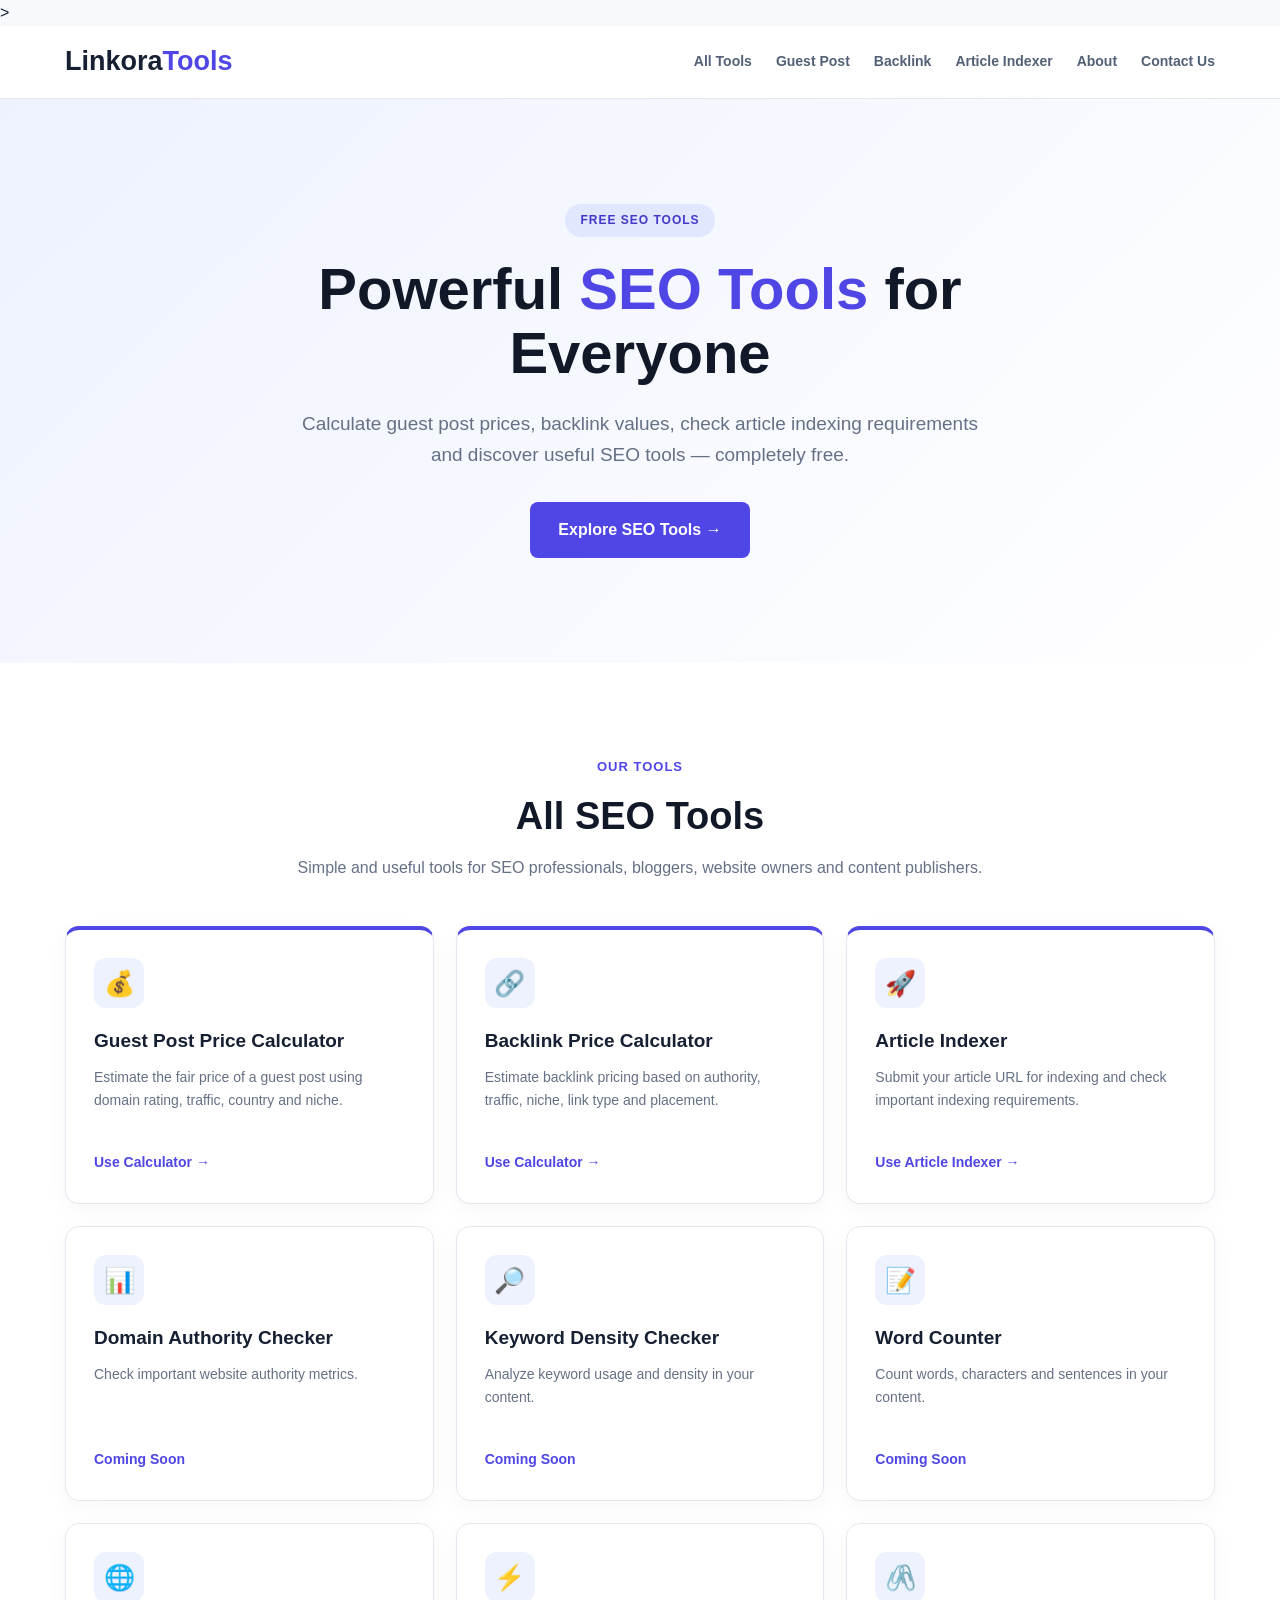
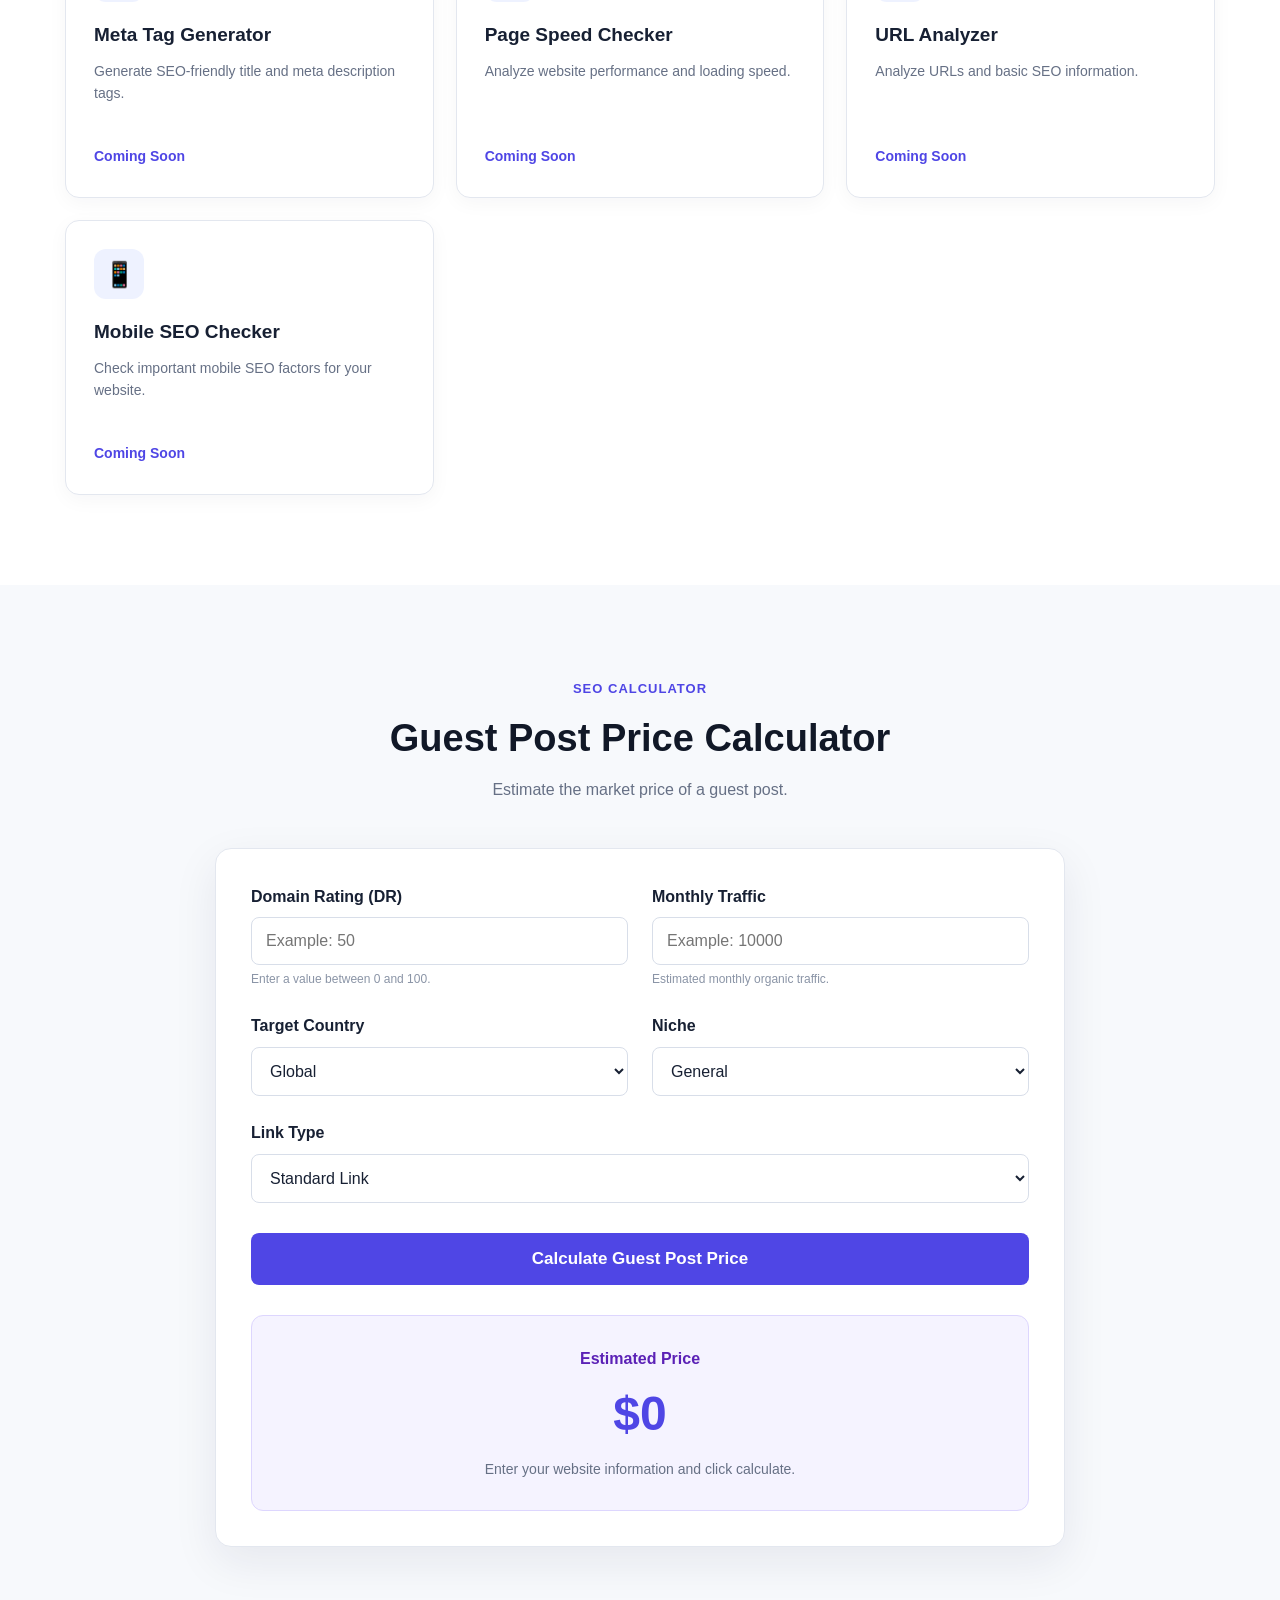
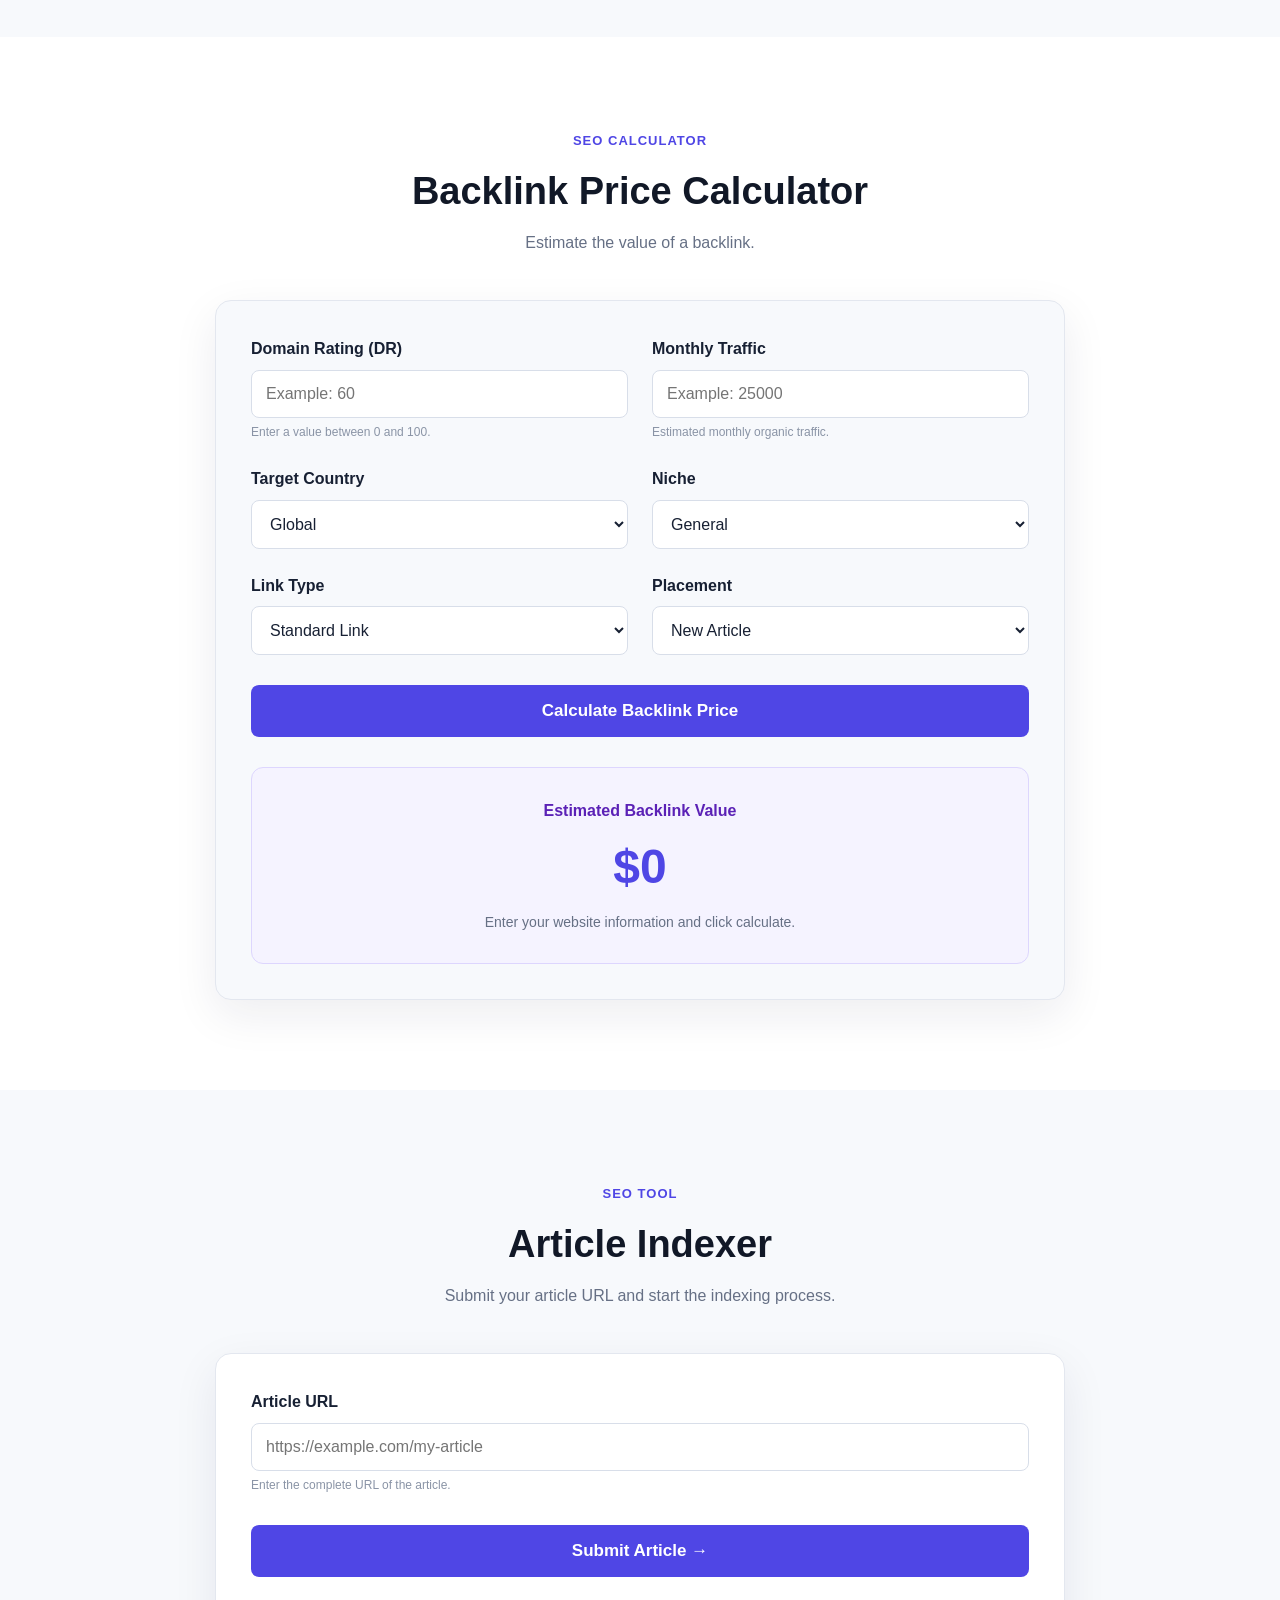
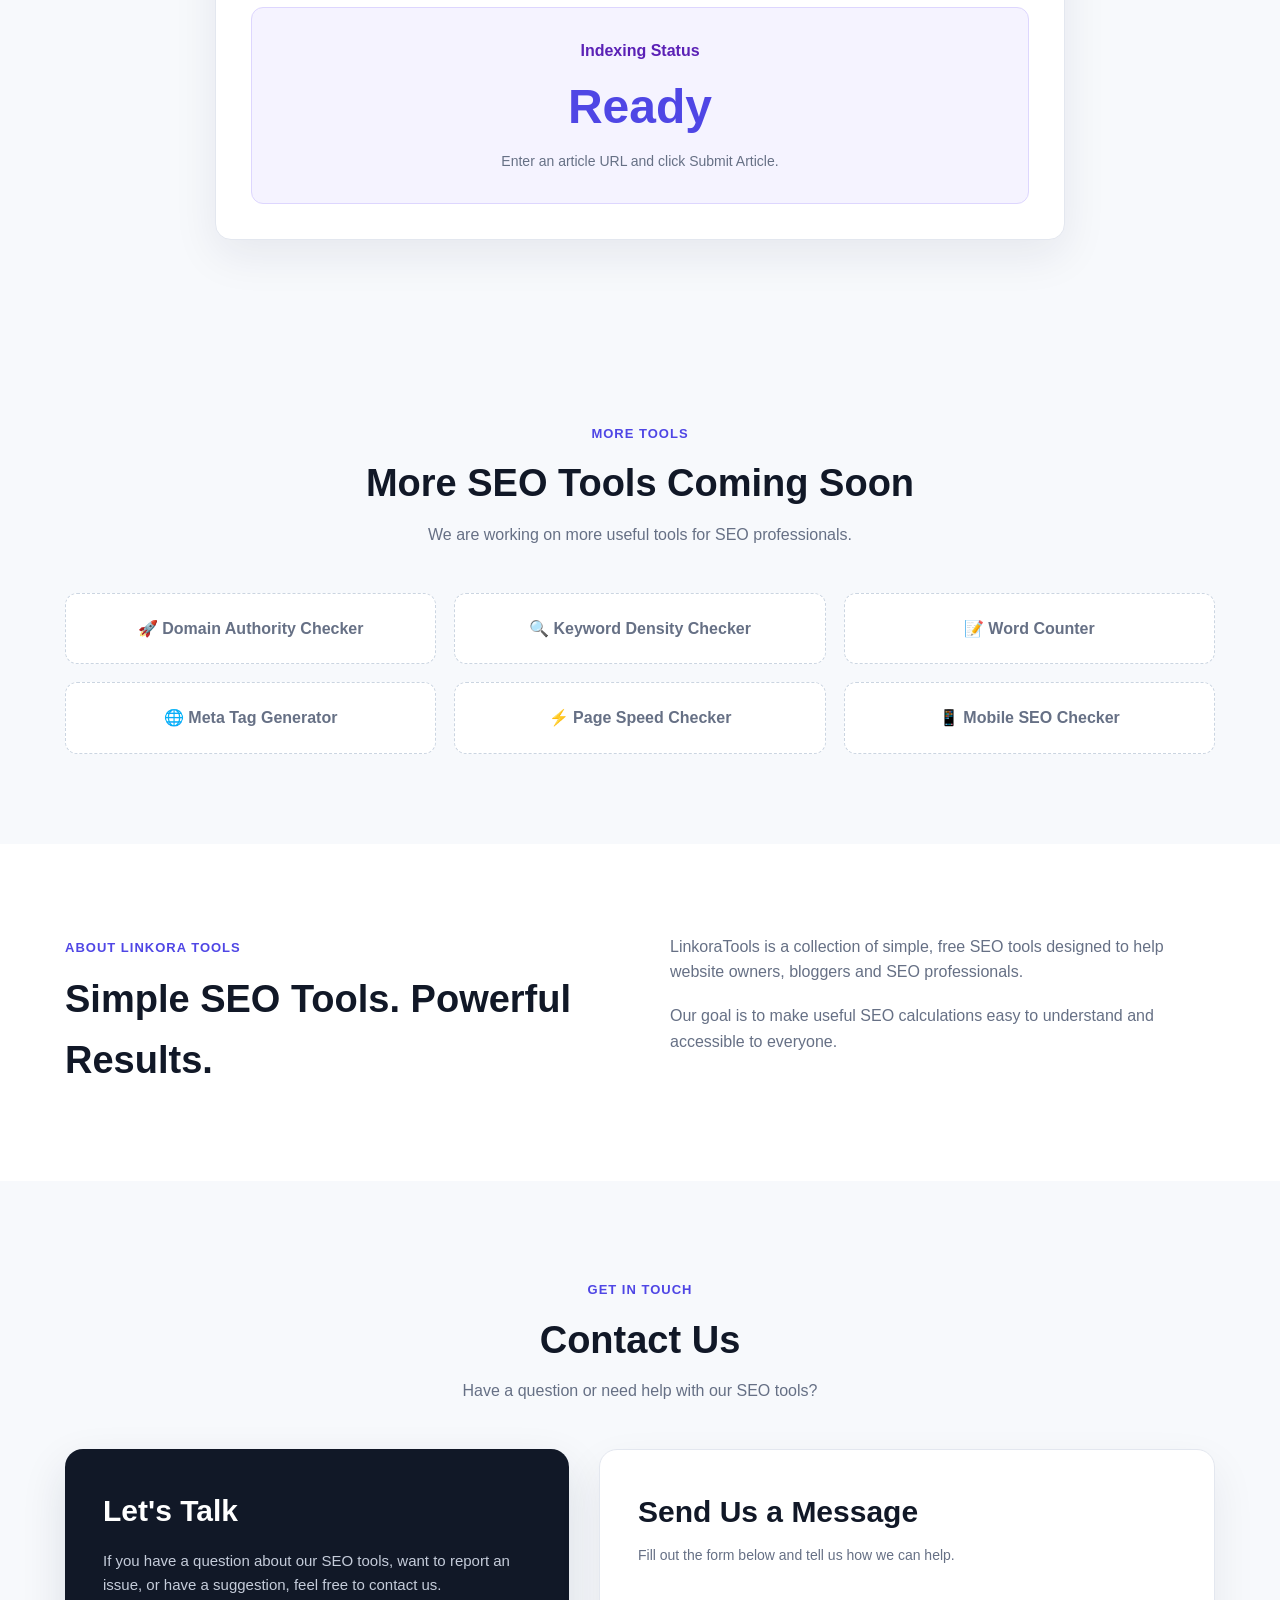
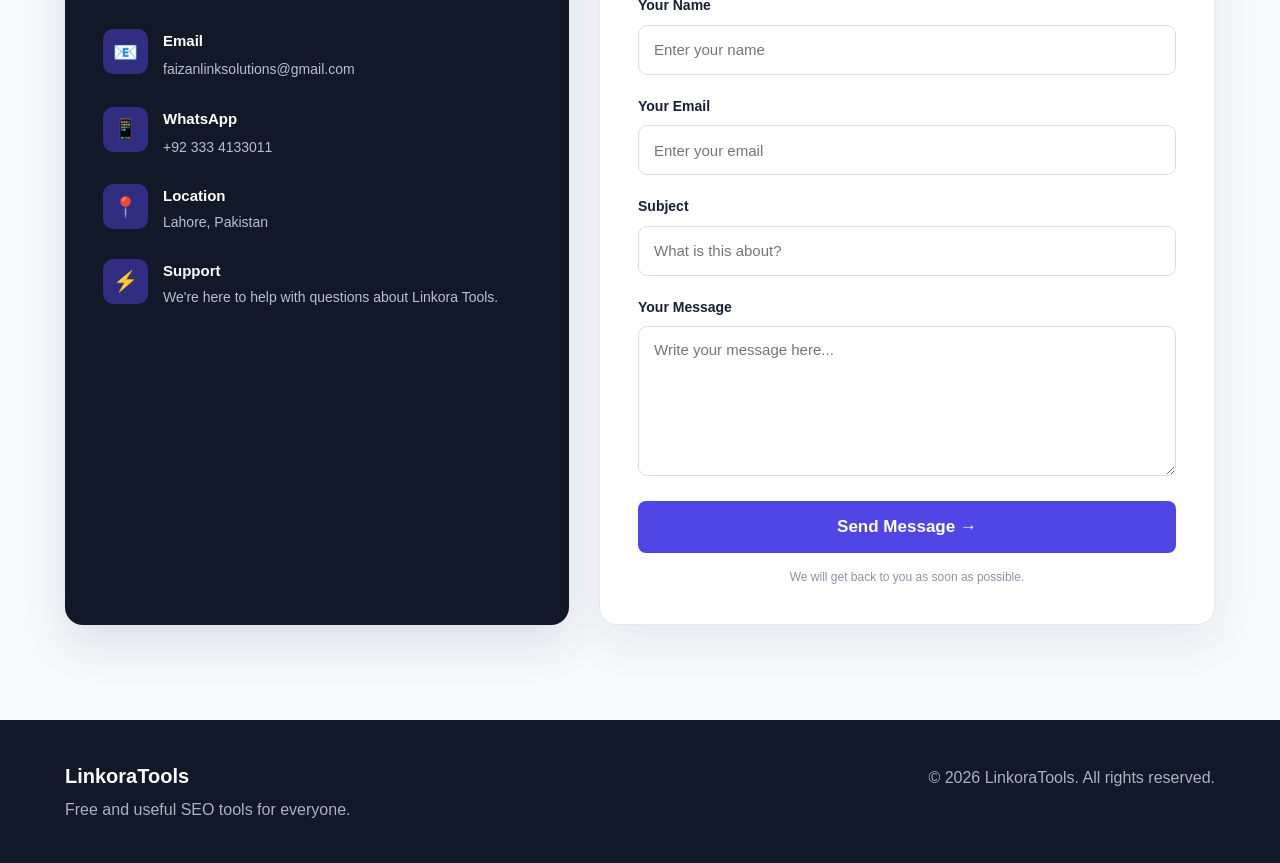
<file: index.html>
<!DOCTYPE html>
<html lang="en">

<head>

    <meta charset="UTF-8">

    <meta
        name="viewport"
        content="width=device-width, initial-scale=1.0"
    >

    <title>Guest Post Price Calculator – Free SEO Tool | Linkora</title>
<meta name="description" content="Use our free Guest Post Price Calculator to estimate guest post prices based on DR, traffic, country, niche, and link type.">
    >

    <link
        rel="stylesheet"
        href="./style.css?v=5"
    >

</head>


<body>


<!-- ================= HEADER ================= -->

<header class="header">

    <div class="container nav">

        <a href="#home" class="logo">
            Linkora<span>Tools</span>
        </a>


        <nav>

            <a href="#tools">
                All Tools
            </a>

            <a href="#guest-post">
                Guest Post
            </a>

            <a href="#backlink">
                Backlink
            </a>

            <a href="#article-indexer">
                Article Indexer
            </a>

            <a href="#about">
                About
            </a>

            <a href="#contact">
                Contact Us
            </a>

        </nav>

    </div>

</header>



<!-- ================= HERO ================= -->

<section class="hero" id="home">

    <div class="container hero-content">

        <span class="badge">
            FREE SEO TOOLS
        </span>


        <h1>
            Powerful
            <span>SEO Tools</span>
            for Everyone
        </h1>


        <p>
            Calculate guest post prices, backlink values,
            check article indexing requirements and discover
            useful SEO tools — completely free.
        </p>


        <a
            href="#tools"
            class="hero-button"
        >
            Explore SEO Tools →
        </a>

    </div>

</section>



<!-- ================= ALL TOOLS ================= -->

<section
    class="tools-section"
    id="tools"
>

    <div class="container">


        <div class="section-heading">

            <span>
                OUR TOOLS
            </span>

            <h2>
                All SEO Tools
            </h2>

            <p>
                Simple and useful tools for SEO professionals,
                bloggers, website owners and content publishers.
            </p>

        </div>



        <div class="tools-grid">


            <!-- TOOL 1 -->

            <a
                href="#guest-post"
                class="tool-card active-tool"
            >

                <div class="tool-icon">
                    💰
                </div>

                <h3>
                    Guest Post Price Calculator
                </h3>

                <p>
                    Estimate the fair price of a guest post
                    using domain rating, traffic, country and niche.
                </p>

                <span class="tool-link">
                    Use Calculator →
                </span>

            </a>



            <!-- TOOL 2 -->

            <a
                href="#backlink"
                class="tool-card active-tool"
            >

                <div class="tool-icon">
                    🔗
                </div>

                <h3>
                    Backlink Price Calculator
                </h3>

                <p>
                    Estimate backlink pricing based on authority,
                    traffic, niche, link type and placement.
                </p>

                <span class="tool-link">
                    Use Calculator →
                </span>

            </a>



            <!-- TOOL 3 - ARTICLE INDEXER -->

            <a
                href="#article-indexer"
                class="tool-card active-tool"
            >

                <div class="tool-icon">
                    🚀
                </div>

                <h3>
                    Article Indexer
                </h3>

                <p>
                    Submit your article URL for indexing and
                    check important indexing requirements.
                </p>

                <span class="tool-link">
                    Use Article Indexer →
                </span>

            </a>



            <!-- TOOL 4 -->

            <div class="tool-card">

                <div class="tool-icon">
                    📊
                </div>

                <h3>
                    Domain Authority Checker
                </h3>

                <p>
                    Check important website authority metrics.
                </p>

                <span class="tool-link">
                    Coming Soon
                </span>

            </div>



            <!-- TOOL 5 -->

            <div class="tool-card">

                <div class="tool-icon">
                    🔎
                </div>

                <h3>
                    Keyword Density Checker
                </h3>

                <p>
                    Analyze keyword usage and density
                    in your content.
                </p>

                <span class="tool-link">
                    Coming Soon
                </span>

            </div>



            <!-- TOOL 6 -->

            <div class="tool-card">

                <div class="tool-icon">
                    📝
                </div>

                <h3>
                    Word Counter
                </h3>

                <p>
                    Count words, characters and sentences
                    in your content.
                </p>

                <span class="tool-link">
                    Coming Soon
                </span>

            </div>



            <!-- TOOL 7 -->

            <div class="tool-card">

                <div class="tool-icon">
                    🌐
                </div>

                <h3>
                    Meta Tag Generator
                </h3>

                <p>
                    Generate SEO-friendly title and
                    meta description tags.
                </p>

                <span class="tool-link">
                    Coming Soon
                </span>

            </div>



            <!-- TOOL 8 -->

            <div class="tool-card">

                <div class="tool-icon">
                    ⚡
                </div>

                <h3>
                    Page Speed Checker
                </h3>

                <p>
                    Analyze website performance and
                    loading speed.
                </p>

                <span class="tool-link">
                    Coming Soon
                </span>

            </div>



            <!-- TOOL 9 -->

            <div class="tool-card">

                <div class="tool-icon">
                    🖇️
                </div>

                <h3>
                    URL Analyzer
                </h3>

                <p>
                    Analyze URLs and basic SEO information.
                </p>

                <span class="tool-link">
                    Coming Soon
                </span>

            </div>



            <!-- TOOL 10 -->

            <div class="tool-card">

                <div class="tool-icon">
                    📱
                </div>

                <h3>
                    Mobile SEO Checker
                </h3>

                <p>
                    Check important mobile SEO factors
                    for your website.
                </p>

                <span class="tool-link">
                    Coming Soon
                </span>

            </div>

        </div>

    </div>

</section>



<!-- ================= GUEST POST CALCULATOR ================= -->

<section
    class="calculator-section"
    id="guest-post"
>

    <div class="container">


        <div class="section-heading">

            <span>
                SEO CALCULATOR
            </span>

            <h2>
                Guest Post Price Calculator
            </h2>

            <p>
                Estimate the market price of a guest post.
            </p>

        </div>



        <div class="calculator-card">


            <div class="form-grid">


                <div class="form-group">

                    <label for="gp-dr">
                        Domain Rating (DR)
                    </label>

                    <input
                        type="number"
                        id="gp-dr"
                        min="0"
                        max="100"
                        placeholder="Example: 50"
                    >

                    <small>
                        Enter a value between 0 and 100.
                    </small>

                </div>



                <div class="form-group">

                    <label for="gp-traffic">
                        Monthly Traffic
                    </label>

                    <input
                        type="number"
                        id="gp-traffic"
                        min="0"
                        placeholder="Example: 10000"
                    >

                    <small>
                        Estimated monthly organic traffic.
                    </small>

                </div>



                <div class="form-group">

                    <label for="gp-country">
                        Target Country
                    </label>

                    <select id="gp-country">

                        <option value="1">
                            Global
                        </option>

                        <option value="1.15">
                            United States
                        </option>

                        <option value="1.12">
                            United Kingdom
                        </option>

                        <option value="1.08">
                            Canada
                        </option>

                        <option value="1.05">
                            Australia
                        </option>

                        <option value="0.85">
                            India
                        </option>

                        <option value="0.80">
                            Pakistan
                        </option>

                    </select>

                </div>



                <div class="form-group">

                    <label for="gp-niche">
                        Niche
                    </label>

                    <select id="gp-niche">

                        <option value="1">
                            General
                        </option>

                        <option value="1.25">
                            Finance
                        </option>

                        <option value="1.20">
                            Technology
                        </option>

                        <option value="1.15">
                            Business
                        </option>

                        <option value="1.10">
                            Health
                        </option>

                        <option value="1.05">
                            Lifestyle
                        </option>

                    </select>

                </div>



                <div class="form-group full-width">

                    <label for="gp-link">
                        Link Type
                    </label>

                    <select id="gp-link">

                        <option value="1">
                            Standard Link
                        </option>

                        <option value="1.20">
                            DoFollow Link
                        </option>

                        <option value="0.85">
                            NoFollow Link
                        </option>

                    </select>

                </div>

            </div>



            <button
                class="calculate-button"
                onclick="calculateGuestPost()"
            >
                Calculate Guest Post Price
            </button>



            <div class="result-box">

                <div class="result-label">
                    Estimated Price
                </div>

                <div
                    class="price"
                    id="gp-price"
                >
                    $0
                </div>

                <p id="gp-result">
                    Enter your website information
                    and click calculate.
                </p>

            </div>

        </div>

    </div>

</section>



<!-- ================= BACKLINK CALCULATOR ================= -->

<section
    class="calculator-section alternate-section"
    id="backlink"
>

    <div class="container">


        <div class="section-heading">

            <span>
                SEO CALCULATOR
            </span>

            <h2>
                Backlink Price Calculator
            </h2>

            <p>
                Estimate the value of a backlink.
            </p>

        </div>



        <div class="calculator-card">


            <div class="form-grid">


                <div class="form-group">

                    <label for="bl-dr">
                        Domain Rating (DR)
                    </label>

                    <input
                        type="number"
                        id="bl-dr"
                        min="0"
                        max="100"
                        placeholder="Example: 60"
                    >

                    <small>
                        Enter a value between 0 and 100.
                    </small>

                </div>



                <div class="form-group">

                    <label for="bl-traffic">
                        Monthly Traffic
                    </label>

                    <input
                        type="number"
                        id="bl-traffic"
                        min="0"
                        placeholder="Example: 25000"
                    >

                    <small>
                        Estimated monthly organic traffic.
                    </small>

                </div>



                <div class="form-group">

                    <label for="bl-country">
                        Target Country
                    </label>

                    <select id="bl-country">

                        <option value="1">
                            Global
                        </option>

                        <option value="1.15">
                            United States
                        </option>

                        <option value="1.12">
                            United Kingdom
                        </option>

                        <option value="1.08">
                            Canada
                        </option>

                        <option value="1.05">
                            Australia
                        </option>

                        <option value="0.85">
                            India
                        </option>

                        <option value="0.80">
                            Pakistan
                        </option>

                    </select>

                </div>



                <div class="form-group">

                    <label for="bl-niche">
                        Niche
                    </label>

                    <select id="bl-niche">

                        <option value="1">
                            General
                        </option>

                        <option value="1.25">
                            Finance
                        </option>

                        <option value="1.20">
                            Technology
                        </option>

                        <option value="1.15">
                            Business
                        </option>

                        <option value="1.10">
                            Health
                        </option>

                        <option value="1.05">
                            Lifestyle
                        </option>

                    </select>

                </div>



                <div class="form-group">

                    <label for="bl-link">
                        Link Type
                    </label>

                    <select id="bl-link">

                        <option value="1">
                            Standard Link
                        </option>

                        <option value="1.20">
                            DoFollow Link
                        </option>

                        <option value="0.85">
                            NoFollow Link
                        </option>

                    </select>

                </div>



                <div class="form-group">

                    <label for="bl-placement">
                        Placement
                    </label>

                    <select id="bl-placement">

                        <option value="1">
                            New Article
                        </option>

                        <option value="1.15">
                            Existing Article
                        </option>

                        <option value="1.25">
                            Homepage
                        </option>

                        <option value="0.90">
                            Sidebar / Footer
                        </option>

                    </select>

                </div>

            </div>



            <button
                class="calculate-button"
                onclick="calculateBacklink()"
            >
                Calculate Backlink Price
            </button>



            <div class="result-box">

                <div class="result-label">
                    Estimated Backlink Value
                </div>

                <div
                    class="price"
                    id="bl-price"
                >
                    $0
                </div>

                <p id="bl-result">
                    Enter your website information
                    and click calculate.
                </p>

            </div>

        </div>

    </div>

</section>



<!-- ================= ARTICLE INDEXER ================= -->

<section
    class="calculator-section"
    id="article-indexer"
>

    <div class="container">


        <div class="section-heading">

            <span>
                SEO TOOL
            </span>

            <h2>
                Article Indexer
            </h2>

            <p>
                Submit your article URL and start the
                indexing process.
            </p>

        </div>



        <div class="calculator-card">


            <div class="form-group">

                <label for="article-url">
                    Article URL
                </label>

                <input
                    type="url"
                    id="article-url"
                    placeholder="https://example.com/my-article"
                    required
                >

                <small>
                    Enter the complete URL of the article.
                </small>

            </div>



            <button
                class="calculate-button"
                type="button"
                onclick="submitArticleForIndexing()"
            >
                Submit Article →
            </button>



            <div class="result-box">

                <div class="result-label">
                    Indexing Status
                </div>

                <div
                    class="price"
                    id="article-status"
                >
                    Ready
                </div>

                <p id="article-result">
                    Enter an article URL and click Submit Article.
                </p>

            </div>

        </div>

    </div>

</section>



<!-- ================= MORE TOOLS ================= -->

<section class="coming-section">

    <div class="container">


        <div class="section-heading">

            <span>
                MORE TOOLS
            </span>

            <h2>
                More SEO Tools Coming Soon
            </h2>

            <p>
                We are working on more useful tools for SEO professionals.
            </p>

        </div>



        <div class="coming-grid">

            <div class="coming-card">
                🚀 Domain Authority Checker
            </div>

            <div class="coming-card">
                🔍 Keyword Density Checker
            </div>

            <div class="coming-card">
                📝 Word Counter
            </div>

            <div class="coming-card">
                🌐 Meta Tag Generator
            </div>

            <div class="coming-card">
                ⚡ Page Speed Checker
            </div>

            <div class="coming-card">
                📱 Mobile SEO Checker
            </div>

        </div>

    </div>

</section>



<!-- ================= ABOUT ================= -->

<section
    class="about"
    id="about"
>

    <div class="container">


        <div class="about-content">


            <div>

                <span class="section-label">
                    ABOUT LINKORA TOOLS
                </span>

                <h2>
                    Simple SEO Tools.
                    Powerful Results.
                </h2>

            </div>


            <div>

                <p>
                    LinkoraTools is a collection of simple,
                    free SEO tools designed to help website owners,
                    bloggers and SEO professionals.
                </p>

                <p>
                    Our goal is to make useful SEO calculations
                    easy to understand and accessible to everyone.
                </p>

            </div>

        </div>

    </div>

</section>



<!-- ================= CONTACT US ================= -->

<section
    class="contact-section"
    id="contact"
>

    <div class="container">


        <div class="section-heading">

            <span>
                GET IN TOUCH
            </span>

            <h2>
                Contact Us
            </h2>

            <p>
                Have a question or need help with our SEO tools?
            </p>

        </div>



        <div class="contact-grid">


            <!-- LEFT SIDE -->

            <div class="contact-info">

                <h2>
                    Let's Talk
                </h2>

                <p>
                    If you have a question about our SEO tools,
                    want to report an issue, or have a suggestion,
                    feel free to contact us.
                </p>



                <div class="contact-item">

                    <div class="contact-icon">
                        📧
                    </div>

                    <div>

                        <h3>
                            Email
                        </h3>

                        <a href="mailto:faizanlinksolutions@gmail.com">
                            faizanlinksolutions@gmail.com
                        </a>

                    </div>

                </div>



                <div class="contact-item">

                    <div class="contact-icon">
                        📱
                    </div>

                    <div>

                        <h3>
                            WhatsApp
                        </h3>

                        <a
                            href="https://wa.me/923334133011"
                            target="_blank"
                        >
                            +92 333 4133011
                        </a>

                    </div>

                </div>



                <div class="contact-item">

                    <div class="contact-icon">
                        📍
                    </div>

                    <div>

                        <h3>
                            Location
                        </h3>

                        <p>
                            Lahore, Pakistan
                        </p>

                    </div>

                </div>



                <div class="contact-item">

                    <div class="contact-icon">
                        ⚡
                    </div>

                    <div>

                        <h3>
                            Support
                        </h3>

                        <p>
                            We're here to help with questions
                            about Linkora Tools.
                        </p>

                    </div>

                </div>

            </div>



            <!-- RIGHT SIDE -->

            <div class="contact-form-card">

                <h2>
                    Send Us a Message
                </h2>

                <p>
                    Fill out the form below and tell us how we can help.
                </p>



                <form
                    action="mailto:faizanlinksolutions@gmail.com"
                    method="post"
                    enctype="text/plain"
                >


                    <div class="form-group">

                        <label for="name">
                            Your Name
                        </label>

                        <input
                            type="text"
                            id="name"
                            name="Name"
                            placeholder="Enter your name"
                            required
                        >

                    </div>



                    <div class="form-group">

                        <label for="email">
                            Your Email
                        </label>

                        <input
                            type="email"
                            id="email"
                            name="Email"
                            placeholder="Enter your email"
                            required
                        >

                    </div>



                    <div class="form-group">

                        <label for="subject">
                            Subject
                        </label>

                        <input
                            type="text"
                            id="subject"
                            name="Subject"
                            placeholder="What is this about?"
                            required
                        >

                    </div>



                    <div class="form-group">

                        <label for="message">
                            Your Message
                        </label>

                        <textarea
                            id="message"
                            name="Message"
                            placeholder="Write your message here..."
                            required
                        ></textarea>

                    </div>



                    <button
                        type="submit"
                        class="calculate-button"
                    >
                        Send Message →
                    </button>


                    <small class="contact-note">
                        We will get back to you as soon as possible.
                    </small>

                </form>

            </div>

        </div>

    </div>

</section>



<!-- ================= FOOTER ================= -->

<footer>

    <div class="container footer-content">

        <div>

            <strong>
                LinkoraTools
            </strong>

            <p>
                Free and useful SEO tools for everyone.
            </p>

        </div>


        <div>

            <p>
                © 2026 LinkoraTools. All rights reserved.
            </p>

        </div>

    </div>

</footer>



<!-- ================= JAVASCRIPT ================= -->

<script src="./script.js?v=5"></script>

</body>

</html>
</file>
<file: style.css>
* {
    margin: 0;
    padding: 0;
    box-sizing: border-box;
}

html {
    scroll-behavior: smooth;
}

body {
    font-family: Arial, Helvetica, sans-serif;
    background: #f7f9fc;
    color: #172033;
    line-height: 1.6;
}

.container {
    width: 90%;
    max-width: 1150px;
    margin: auto;
}


/* ================= HEADER ================= */

.header {
    background: #ffffff;
    border-bottom: 1px solid #e5e7eb;
    position: sticky;
    top: 0;
    z-index: 1000;
}

.nav {
    min-height: 72px;
    display: flex;
    align-items: center;
    justify-content: space-between;
}

.logo {
    text-decoration: none;
    font-size: 27px;
    font-weight: 800;
    color: #172033;
}

.logo span {
    color: #4f46e5;
}

nav {
    display: flex;
    align-items: center;
    gap: 24px;
}

nav a {
    text-decoration: none;
    color: #536075;
    font-size: 14px;
    font-weight: 700;
    transition: 0.2s ease;
}

nav a:hover {
    color: #4f46e5;
}


/* ================= HERO ================= */

.hero {
    padding: 105px 0;
    background: linear-gradient(135deg, #eef2ff, #ffffff);
}

.hero-content {
    text-align: center;
}

.badge {
    display: inline-block;
    padding: 7px 15px;
    margin-bottom: 20px;
    border-radius: 50px;
    background: #e0e7ff;
    color: #4338ca;
    font-size: 12px;
    font-weight: 800;
    letter-spacing: 1px;
}

.hero h1 {
    max-width: 850px;
    margin: auto;
    color: #111827;
    font-size: 58px;
    line-height: 1.1;
}

.hero h1 span {
    color: #4f46e5;
}

.hero p {
    max-width: 700px;
    margin: 25px auto 32px;
    color: #667085;
    font-size: 19px;
}

.hero-button {
    display: inline-block;
    padding: 15px 28px;
    border-radius: 8px;
    background: #4f46e5;
    color: #ffffff;
    text-decoration: none;
    font-weight: 800;
    transition: 0.2s ease;
}

.hero-button:hover {
    background: #3730a3;
    transform: translateY(-2px);
}


/* ================= SECTION HEADING ================= */

.section-heading {
    margin-bottom: 45px;
    text-align: center;
}

.section-heading span,
.section-label {
    color: #4f46e5;
    font-size: 13px;
    font-weight: 800;
    letter-spacing: 1px;
}

.section-heading h2 {
    margin: 8px 0;
    font-size: 38px;
    color: #111827;
}

.section-heading p {
    color: #667085;
}


/* ================= ALL TOOLS ================= */

.tools-section {
    padding: 90px 0;
    background: #ffffff;
}

.tools-grid {
    display: grid;
    grid-template-columns: repeat(3, 1fr);
    gap: 22px;
}

.tool-card {
    display: block;
    padding: 28px;
    background: #ffffff;
    border: 1px solid #e3e7ef;
    border-radius: 14px;
    color: inherit;
    text-decoration: none;
    box-shadow: 0 5px 20px rgba(20, 30, 60, 0.04);
    transition: 0.25s ease;
}

.tool-card:hover {
    transform: translateY(-5px);
    border-color: #a5b4fc;
    box-shadow: 0 15px 35px rgba(20, 30, 60, 0.10);
}

.active-tool {
    border-top: 4px solid #4f46e5;
}

.tool-icon {
    width: 50px;
    height: 50px;
    display: flex;
    align-items: center;
    justify-content: center;
    margin-bottom: 18px;
    border-radius: 12px;
    background: #eef2ff;
    font-size: 25px;
}

.tool-card h3 {
    margin-bottom: 10px;
    color: #172033;
    font-size: 19px;
}

.tool-card p {
    min-height: 70px;
    color: #667085;
    font-size: 14px;
}

.tool-link {
    display: inline-block;
    margin-top: 15px;
    color: #4f46e5;
    font-size: 14px;
    font-weight: 800;
}


/* ================= CALCULATORS ================= */

.calculator-section {
    padding: 90px 0;
    background: #f7f9fc;
}

.alternate-section {
    background: #ffffff;
}

.calculator-card {
    max-width: 850px;
    margin: auto;
    padding: 35px;
    background: #ffffff;
    border: 1px solid #e3e7ef;
    border-radius: 16px;
    box-shadow: 0 15px 45px rgba(20, 30, 60, 0.08);
}

.alternate-section .calculator-card {
    background: #f7f9fc;
}

.form-grid {
    display: grid;
    grid-template-columns: 1fr 1fr;
    gap: 24px;
}

.form-group {
    display: flex;
    flex-direction: column;
}

.full-width {
    grid-column: 1 / -1;
}

.form-group label {
    margin-bottom: 8px;
    color: #172033;
    font-weight: 700;
}

input,
select,
textarea {
    width: 100%;
    padding: 14px;
    border: 1px solid #d8dee9;
    border-radius: 8px;
    background: #ffffff;
    color: #172033;
    font-family: Arial, Helvetica, sans-serif;
    font-size: 16px;
    outline: none;
}

textarea {
    resize: vertical;
}

input:focus,
select:focus,
textarea:focus {
    border-color: #4f46e5;
    box-shadow: 0 0 0 3px rgba(79, 70, 229, 0.08);
}

small {
    margin-top: 5px;
    color: #8a94a6;
    font-size: 12px;
}

.calculate-button {
    width: 100%;
    margin-top: 30px;
    padding: 16px;
    border: none;
    border-radius: 8px;
    background: #4f46e5;
    color: #ffffff;
    font-size: 17px;
    font-weight: 800;
    cursor: pointer;
    transition: 0.2s ease;
}

.calculate-button:hover {
    background: #3730a3;
    transform: translateY(-1px);
}


/* ================= RESULT ================= */

.result-box {
    margin-top: 30px;
    padding: 30px;
    border: 1px solid #ddd6fe;
    border-radius: 12px;
    background: #f5f3ff;
    text-align: center;
}

.result-label {
    color: #5b21b6;
    font-weight: 700;
}

.price {
    margin: 5px 0;
    color: #4f46e5;
    font-size: 48px;
    font-weight: 900;
}

.result-box p {
    color: #667085;
    font-size: 14px;
}


/* ================= COMING SOON ================= */

.coming-section {
    padding: 90px 0;
    background: #f7f9fc;
}

.coming-grid {
    display: grid;
    grid-template-columns: repeat(3, 1fr);
    gap: 18px;
}

.coming-card {
    padding: 22px;
    border: 1px dashed #cbd5e1;
    border-radius: 12px;
    background: #ffffff;
    color: #667085;
    font-weight: 700;
    text-align: center;
}


/* ================= ABOUT ================= */

.about {
    padding: 90px 0;
    background: #ffffff;
}

.about-content {
    display: grid;
    grid-template-columns: 1fr 1fr;
    gap: 60px;
}

.about h2 {
    margin-top: 10px;
    color: #111827;
    font-size: 38px;
}

.about p {
    margin-bottom: 18px;
    color: #667085;
}


/* ================= CONTACT ================= */

.contact-section {
    padding: 95px 0;
    background: #f7f9fc;
}

.contact-grid {
    display: grid;
    grid-template-columns: 0.9fr 1.1fr;
    gap: 30px;
    align-items: stretch;
}


/* Contact information */

.contact-info {
    padding: 38px;
    background: #111827;
    border-radius: 18px;
    color: #ffffff;
    box-shadow: 0 18px 45px rgba(20, 30, 60, 0.12);
}

.contact-info h2 {
    margin-bottom: 14px;
    font-size: 30px;
}

.contact-info > p {
    margin-bottom: 32px;
    color: #c5ccda;
    font-size: 15px;
}


.contact-item {
    display: flex;
    align-items: flex-start;
    gap: 15px;
    margin-bottom: 25px;
}

.contact-icon {
    width: 45px;
    height: 45px;
    flex-shrink: 0;
    display: flex;
    align-items: center;
    justify-content: center;
    border-radius: 10px;
    background: #312e81;
    font-size: 20px;
}

.contact-item h3 {
    margin-bottom: 3px;
    color: #ffffff;
    font-size: 15px;
}

.contact-item p,
.contact-item a {
    color: #b7c0d0;
    font-size: 14px;
    text-decoration: none;
    word-break: break-word;
}

.contact-item a:hover {
    color: #ffffff;
}


/* Contact form */

.contact-form-card {
    padding: 38px;
    background: #ffffff;
    border: 1px solid #e3e7ef;
    border-radius: 18px;
    box-shadow: 0 18px 45px rgba(20, 30, 60, 0.07);
}

.contact-form-card h2 {
    margin-bottom: 8px;
    color: #111827;
    font-size: 30px;
}

.contact-form-card > p {
    margin-bottom: 28px;
    color: #667085;
    font-size: 14px;
}

.contact-form-card .form-group {
    margin-bottom: 20px;
}

.contact-form-card .form-group label {
    display: block;
    margin-bottom: 8px;
    color: #172033;
    font-size: 14px;
    font-weight: 700;
}

.contact-form-card input,
.contact-form-card textarea {
    padding: 14px 15px;
    border-radius: 9px;
    font-size: 15px;
}

.contact-form-card input {
    height: 50px;
}

.contact-form-card textarea {
    min-height: 150px;
}

.contact-form-card .calculate-button {
    margin-top: 5px;
}

.contact-note {
    display: block;
    margin-top: 15px;
    color: #8a94a6;
    font-size: 12px;
    line-height: 1.5;
    text-align: center;
}


/* ================= FOOTER ================= */

footer {
    padding: 40px 0;
    background: #111827;
    color: #ffffff;
}

.footer-content {
    display: flex;
    justify-content: space-between;
    gap: 30px;
}

footer strong {
    font-size: 20px;
}

footer p {
    margin-top: 5px;
    color: #aab2c0;
}


/* ================= MOBILE ================= */

@media (max-width: 900px) {

    .tools-grid {
        grid-template-columns: repeat(2, 1fr);
    }

    .coming-grid {
        grid-template-columns: repeat(2, 1fr);
    }

    nav {
        gap: 14px;
    }

    .contact-grid {
        grid-template-columns: 1fr;
    }
}


@media (max-width: 650px) {

    .container {
        width: 92%;
    }

    .nav {
        flex-direction: column;
        gap: 15px;
        padding: 18px 0;
    }

    nav {
        justify-content: center;
        flex-wrap: wrap;
    }

    .hero {
        padding: 70px 0;
    }

    .hero h1 {
        font-size: 40px;
    }

    .hero p {
        font-size: 17px;
    }

    .tools-grid {
        grid-template-columns: 1fr;
    }

    .coming-grid {
        grid-template-columns: 1fr;
    }

    .form-grid {
        grid-template-columns: 1fr;
    }

    .full-width {
        grid-column: auto;
    }

    .calculator-card {
        padding: 22px;
    }

    .about-content {
        grid-template-columns: 1fr;
        gap: 30px;
    }

    .footer-content {
        flex-direction: column;
    }

    .section-heading h2 {
        font-size: 30px;
    }

    .price {
        font-size: 38px;
    }

    .contact-section {
        padding: 70px 0;
    }

    .contact-info,
    .contact-form-card {
        padding: 25px;
    }

    .contact-info h2,
    .contact-form-card h2 {
        font-size: 26px;
    }
}
</file>
